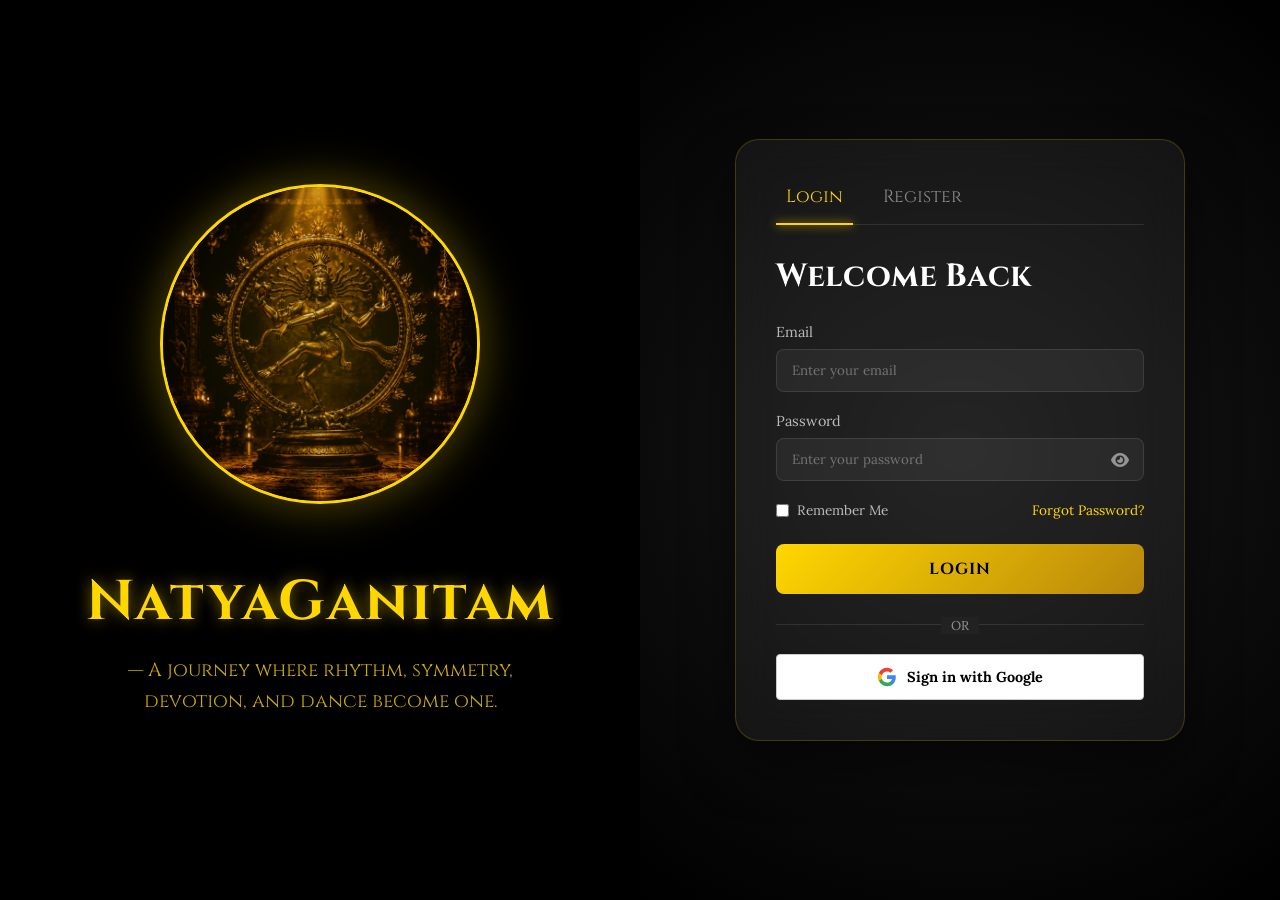
<file: index.html>
<!DOCTYPE html>
<html lang="en">
<head>
    <meta charset="UTF-8">
    <script>
        if (!sessionStorage.getItem('natyaAuth')) {
            window.location.replace('login.html');
        }
        window.addEventListener('error', function(e) {
            var banner = document.getElementById('debug-error-banner');
            if (!banner) {
                banner = document.createElement('div');
                banner.id = 'debug-error-banner';
                banner.style = 'position:fixed; bottom:20px; left:20px; background:rgba(180,0,0,0.95); color:white; padding:18px; border:2px solid #ff4d4d; border-radius:10px; z-index:99999; font-family:monospace; font-size:12px; max-width:80vw; box-shadow:0 0 20px rgba(0,0,0,0.5);';
                document.body.appendChild(banner);
            }
            banner.innerHTML += '<div>❌ <strong>Error:</strong> ' + e.message + ' at ' + e.filename + ':' + e.lineno + '</div>';
        });
    </script>
    <meta name="viewport" content="width=device-width, initial-scale=1.0">
    <title>Kuchipudi: The Art of Mathematical Expressions</title>
    <link rel="stylesheet" href="style.css?v=30">
    <link href="https://fonts.googleapis.com/css2?family=Cinzel:wght@400;600;700&family=Lora:ital,wght@0,400;0,600;1,400&display=swap" rel="stylesheet">
</head>
<body>
    <div class="floating-controls">
        <button id="homeBtn" class="floating-btn" style="display:none;">🏠 Home</button>
        <div id="breadcrumbNav" class="breadcrumb-nav" style="display:none;"></div>
    </div>
    <div class="floating-controls-right">
        <button id="logoutBtn" class="floating-btn" onclick="logout()">🚪 Logout</button>
    </div>

    <!-- Home Page Layout (Title Top, 2 Columns Below) -->
    <div id="homePage" class="home-container">

        <!-- Center Top Title -->
        <div class="home-top-header">
            <h1>KUCHIPUDI: The Art of Mathematical Expressions</h1>
            <p>(Where Art, Geometry, Rhythm, and Expression Unite)</p>
        </div>

        <div class="home-body">
            <!-- Left Column: Infographic Image (replaces the video) -->
            <div class="home-left">
                <img id="bgVideo" class="dancer-video" src="images/natyaganitha_hero.jpg" alt="NatyaGanitha Infographic">
            </div>

            <!-- Right Column: Navigation -->
            <div class="home-right">
                <nav id="sidebarHome">
                    <h2>CONTEXT</h2>
                    <ul id="navListHome" class="vertical-nav">
                        <li data-target="intro">1. Introduction to Kuchipudi</li>
                        <li data-target="asamyutha">2. Asamyutha Hastas</li>
                        <li data-target="samyutha">3. Samyutha Hastas</li>
                        <li data-target="math-asamyutha">4. Mathematical Harmony in Asamyutha Hastas</li>
                        <li data-target="math-samyutha">5. Mathematical Harmony in Samyutha Hastas</li>
                        <li data-target="non-math">6. Non-Mathematical Dimensions of Mudras</li>
                        <li data-target="equations">7. The Dancing Equations</li>
                        <li data-target="fusion">8. The Fusion of Subjects and Traditions</li>
                        <li data-target="conclusion">9. Conclusion</li>
                    </ul>
                </nav>
            </div>
        </div>
    </div>

    <!-- Content Pages Layout (Full Width) -->
    <div id="contentPage" class="content-container" style="display: none;">
        <main id="contentArea">
            <!-- Content injected via JS -->
        </main>
    </div>

    <!-- Math Explanation Modal -->
    <div id="mathModal" class="modal-overlay" style="display: none;">
        <div class="modal-content">
            <button id="closeModal" class="close-btn">&times;</button>
            <div class="modal-body">
                <div class="modal-visual-container">
                    <div id="animationLabel" class="animation-label"></div>
                    <img id="modalMudraImg" src="" alt="Mudra">
                    <div id="animationOverlay" class="animation-overlay"></div>
                </div>
                <div class="modal-info-panel">
                    <h2 id="modalMudraName">Mudra Name</h2>
                    <p id="modalMudraPlacement" class="mudra-placement-text"></p>
                    <div class="math-detail-section">
                        <h3>Mathematical Analysis</h3>
                        <div id="modalMathContent"></div>
                    </div>
                </div>
            </div>
        </div>
    </div>


    <!-- Subject Fusion Animation Modal -->
    <div id="fusionModal" class="modal-overlay" style="display: none;">
        <div class="modal-content fusion-modal-content">
            <button id="closeFusionModal" class="close-btn">&times;</button>
            <div class="modal-body">
                <div class="fusion-visual-container">
                    <img id="fusionBgImage" alt="Subject Diagram" />
                    <canvas id="fusionCanvas"></canvas>
                    <div id="fusionSvgOverlay" class="fusion-svg-overlay-container"></div>
                </div>
                <div class="modal-info-panel fusion-info-panel">
                    <div class="subject-header-wrap">
                        <div id="fusionSubjectIcon" class="subject-icon-circle"></div>
                        <h2 id="fusionSubjectName">Subject Name</h2>
                    </div>
                    <div id="fusionSubjectDesc" class="subject-desc-section">
                        <!-- Content here -->
                    </div>
                </div>
            </div>
        </div>
    </div>


    <script src="js/data.js"></script>
    <script src="js/main.js?v=30"></script>
    <script src="js/fusionAnim.js?v=30"></script>
</body>
</html>
</file>
<file: style.css>
:root {
    --maroon: #800000;
    --gold: #FFD700;
    --cream: #FFFDD0;
    --black: #111111;
    --dark-maroon: #4a0000;
    --glass-bg: rgba(17, 17, 17, 0.75);
    --glass-border: rgba(255, 215, 0, 0.4);
}

* {
    margin: 0;
    padding: 0;
    box-sizing: border-box;
}

body {
    font-family: 'Lora', serif;
    background-color: var(--black);
    color: var(--cream);
    overflow-x: hidden;
    background-image: url('data:image/svg+xml;utf8,<svg width="20" height="20" xmlns="http://www.w3.org/2000/svg"><circle cx="2" cy="2" r="1" fill="%23800000" fill-opacity="0.2"/></svg>');
}

h1, h2, h3, h4, .cinzel {
    font-family: 'Cinzel', serif;
}

/* ── Floating Controls ───────────────────────────────────────── */
.floating-controls {
    position: fixed;
    top: 20px;
    left: 20px;
    z-index: 2000;
    display: flex;
    gap: 15px;
    align-items: center;
}

.floating-controls-right {
    position: fixed;
    top: 20px;
    right: 20px;
    z-index: 2000;
    display: flex;
    gap: 15px;
}

.breadcrumb-nav {
    color: var(--cream);
    font-size: 1.1rem;
    font-family: 'Cinzel', serif;
    background: var(--glass-bg);
    padding: 10px 20px;
    border: 1px solid var(--glass-border);
    border-radius: 30px;
    backdrop-filter: blur(5px);
    display: flex;
    align-items: center;
    gap: 10px;
}

.breadcrumb-nav span {
    color: var(--gold);
}

.page-nav-controls {
    display: flex;
    justify-content: space-between;
    margin-top: 40px;
    padding-top: 20px;
    border-top: 1px solid var(--maroon);
}

.nav-btn {
    background: var(--glass-bg);
    color: var(--gold);
    border: 1px solid var(--gold);
    padding: 10px 20px;
    font-size: 1.1rem;
    cursor: pointer;
    font-family: 'Cinzel', serif;
    transition: all 0.3s ease;
    border-radius: 5px;
}

.nav-btn:hover:not(:disabled) {
    background: var(--gold);
    color: var(--black);
    box-shadow: 0 0 15px var(--gold);
}

.nav-btn:disabled {
    opacity: 0.5;
    cursor: not-allowed;
    border-color: gray;
    color: gray;
}

.floating-btn {
    background: var(--glass-bg);
    color: var(--gold);
    border: 1px solid var(--gold);
    padding: 10px 20px;
    font-size: 1rem;
    cursor: pointer;
    font-family: 'Cinzel', serif;
    transition: all 0.3s ease;
    border-radius: 30px;
    backdrop-filter: blur(5px);
}

.floating-btn:hover {
    background: var(--gold);
    color: var(--black);
    box-shadow: 0 0 15px var(--gold);
}

/* ── Intro Overlay ───────────────────────────────────────────── */
.overlay {
    position: fixed;
    top: 0;
    left: 0;
    width: 100vw;
    height: 100vh;
    background: var(--black);
    z-index: 3000;
    display: flex;
    justify-content: center;
    align-items: center;
    transition: opacity 1s ease-in-out;
}

.intro-content {
    text-align: center;
}

.intro-content h1 {
    color: var(--gold);
    font-size: 3rem;
    margin-bottom: 1rem;
}

.intro-content p {
    font-size: 1.5rem;
    margin-bottom: 2rem;
    font-style: italic;
}

.btn {
    background: transparent;
    color: var(--gold);
    border: 2px solid var(--gold);
    padding: 15px 30px;
    font-size: 1.2rem;
    cursor: pointer;
    font-family: 'Cinzel', serif;
    transition: all 0.3s ease;
    border-radius: 5px;
}

.btn:hover {
    background: var(--gold);
    color: var(--black);
    box-shadow: 0 0 15px var(--gold);
}

/* ── Home Container — 2 Columns + Top Header ─────────────────── */
.home-container {
    width: 100vw;
    height: 100vh;
    display: flex;
    flex-direction: column;
    overflow: hidden;
}

.home-top-header {
    width: 100%;
    height: 15vh;
    display: flex;
    flex-direction: column;
    justify-content: center;
    align-items: center;
    text-align: center;
    background: radial-gradient(circle, var(--dark-maroon) 0%, var(--black) 100%);
    border-bottom: 2px solid var(--gold);
    z-index: 10;
    /* Ensure header text is always readable */
    padding: 0 16px;
}

.home-top-header h1 {
    color: var(--gold);
    font-size: clamp(1.1rem, 2.5vw, 2.5rem); /* fluid: never wraps awkwardly */
    text-shadow: 2px 2px 5px rgba(0,0,0,0.8);
    margin-bottom: 5px;
}

.home-top-header p {
    font-size: clamp(0.75rem, 1.4vw, 1.2rem);
    color: var(--cream);
    font-style: italic;
}

.home-body {
    display: flex;
    width: 100%;
    height: 85vh;
}

/* ── Left Column: Video ──────────────────────────────────────── */
.home-left {
    width: 50%;
    height: 100%;
    position: relative;
    border-right: 2px solid var(--maroon);
    /* Clip the video to the column bounds */
    overflow: hidden;
    background-color: var(--black); /* shows while video loads */
}

/*
 * .dancer-video
 * ─────────────
 * Replaces the old .dancer-bg img.
 *
 * object-fit: cover  →  fills the entire column without letter-boxing,
 *                        matching the feel of the original image.
 * width/height 100%  →  always fills the container regardless of
 *                        viewport size or device orientation.
 * position absolute  →  layers behind .particles and .stage-lighting.
 * animation          →  preserves the original slow-zoom effect.
 */
.dancer-video {
    position: absolute;
    top: 0;
    left: 0;
    width: 100%;
    height: 100%;
    object-fit: contain;     /* fit perfectly without cropping */
    object-position: center; /* keep the dancer centred */
    /* Enable pointer events so users can interact/zoom the infographic */
    pointer-events: auto;
    transition: opacity 0.5s ease;
}

@keyframes slowZoom {
    0%   { transform: scale(1);   }
    100% { transform: scale(1.08); } /* slightly reduced from 1.1 so cover stays covered */
}

/* Overlay layers sit on top of the video */
.particles {
    position: absolute;
    top: 0;
    left: 0;
    width: 100%;
    height: 100%;
    background: radial-gradient(circle, rgba(255,215,0,0.15) 0%, rgba(0,0,0,0) 70%);
    pointer-events: none;
    animation: pulseLight 4s infinite alternate;
    z-index: 1;
}

@keyframes pulseLight {
    0%   { opacity: 0.3; }
    100% { opacity: 0.8; }
}

.stage-lighting {
    position: absolute;
    bottom: 0;
    width: 100%;
    height: 40%;
    background: linear-gradient(to top, var(--black), transparent);
    pointer-events: none;
    z-index: 2;
}

/* ── Right Column: Navigation ────────────────────────────────── */
.home-right {
    width: 50%;
    height: 100%;
    display: flex;
    justify-content: center;
    align-items: center;
    background: var(--black);
}

#sidebarHome {
    width: 80%;
    max-width: 500px;
    background: var(--glass-bg);
    border: 1px solid var(--glass-border);
    backdrop-filter: blur(10px);
    border-radius: 15px;
    padding: 30px;
    max-height: 75vh;
    overflow-y: auto;
    box-shadow: 0 10px 30px rgba(0,0,0,0.5);
}

#sidebarHome::-webkit-scrollbar { width: 6px; }
#sidebarHome::-webkit-scrollbar-thumb { background: var(--gold); border-radius: 3px; }

#sidebarHome h2 {
    color: var(--gold);
    text-align: center;
    font-size: 1.8rem;
    margin-bottom: 20px;
    border-bottom: 1px solid var(--maroon);
    padding-bottom: 10px;
}

.vertical-nav {
    list-style: none;
    display: flex;
    flex-direction: column;
    gap: 12px;
}

.vertical-nav li {
    padding: 15px;
    background: rgba(128, 0, 0, 0.4);
    border: 1px solid var(--maroon);
    border-left: 5px solid var(--gold);
    border-radius: 5px;
    cursor: pointer;
    font-size: 1rem;
    transition: all 0.3s ease;
}

.vertical-nav li:hover {
    background: var(--gold);
    color: var(--black);
    transform: translateX(10px);
}

/* ── Content Pages Layout ────────────────────────────────────── */
.content-container {
    width: 100vw;
    height: 100vh;
    overflow-y: auto;
    padding: 80px 10%;
}

.content-container::-webkit-scrollbar { width: 10px; }
.content-container::-webkit-scrollbar-thumb { background: var(--gold); border-radius: 5px; }

#contentArea {
    width: 100%;
    max-width: 1200px;
    margin: 0 auto;
}

.section-title {
    color: var(--gold);
    text-align: center;
    margin-bottom: 40px;
    font-size: 3rem;
    border-bottom: 2px solid var(--maroon);
    padding-bottom: 15px;
}

.content-block {
    background: var(--glass-bg);
    border: 1px solid var(--glass-border);
    padding: 30px;
    border-radius: 15px;
    margin-bottom: 40px;
    line-height: 1.8;
    font-size: 1.1rem;
}

/* ── Mudra Grid ──────────────────────────────────────────────── */
.mudra-grid {
    display: grid;
    grid-template-columns: repeat(auto-fill, minmax(280px, 1fr));
    gap: 40px;
    padding-bottom: 50px;
}

.mudra-card {
    background: var(--dark-maroon);
    border: 1px solid var(--gold);
    border-radius: 10px;
    overflow: hidden;
    transition: transform 0.3s ease, box-shadow 0.3s ease;
    display: flex;
    flex-direction: column;
    cursor: pointer;
}

.mudra-card:hover {
    transform: translateY(-5px);
    box-shadow: 0 10px 25px rgba(255, 215, 0, 0.4);
}

.mudra-image-container {
    width: 100%;
    height: 260px;
    overflow: hidden;
    border-bottom: 1px solid var(--gold);
    background-color: #ffffff;
    display: flex;
    align-items: center;
    justify-content: center;
    padding: 6px;
}

.mudra-image-container img {
    max-width: 100%;
    max-height: 100%;
    width: auto;
    height: auto;
    object-fit: contain;
    transition: transform 0.4s ease, filter 0.4s ease;
    border-radius: 3px;
}

.mudra-card:hover .mudra-image-container img {
    transform: scale(1.08);
    filter: brightness(1.05);
}

.mudra-info {
    padding: 20px;
    text-align: center;
    flex-grow: 1;
    display: flex;
    flex-direction: column;
    justify-content: space-between;
}

.mudra-info h3 {
    color: var(--gold);
    margin-bottom: 10px;
    font-size: 1.5rem;
}

.pronounce-btn {
    background: transparent;
    color: var(--gold);
    border: 1px solid var(--gold);
    padding: 8px 15px;
    cursor: pointer;
    border-radius: 5px;
    margin-top: 15px;
    transition: all 0.2s ease;
    align-self: center;
}

.pronounce-btn:hover {
    background: var(--gold);
    color: var(--black);
}

.math-info-box {
    margin-top: 15px;
    padding-top: 15px;
    border-top: 1px dashed rgba(255, 215, 0, 0.3);
}

.math-info-box p {
    color: var(--cream);
    font-size: 0.9rem;
    font-style: italic;
    margin-bottom: 5px;
}

.math-concepts {
    color: var(--gold);
    font-weight: bold;
    font-size: 0.95rem;
}

/* ── Equations Section ───────────────────────────────────────── */
.equations-section {
    display: flex;
    flex-direction: column;
    gap: 20px;
}

.equation-card {
    display: flex;
    background: rgba(255, 215, 0, 0.05);
    border-left: 4px solid var(--gold);
    padding: 20px;
    align-items: center;
    gap: 20px;
    cursor: pointer;
}

.equation-visual {
    width: 80px;
    height: 80px;
    background: var(--dark-maroon);
    border-radius: 10px;
    display: flex;
    justify-content: center;
    align-items: center;
    font-family: 'Cinzel', serif;
    font-size: 1.5rem;
    color: var(--gold);
    flex-shrink: 0;
}

/* ── Subject Fusion ──────────────────────────────────────────── */
.subject-fusion {
    display: grid;
    grid-template-columns: repeat(auto-fit, minmax(300px, 1fr));
    gap: 30px;
}

.subject-card {
    background: var(--glass-bg);
    border: 1px solid var(--glass-border);
    padding: 25px;
    border-radius: 10px;
    border-top: 4px solid var(--maroon);
}

.subject-card h3 {
    color: var(--gold);
    margin-bottom: 15px;
}

/* ── Conclusion ──────────────────────────────────────────────── */
.conclusion-box {
    text-align: center;
    padding: 60px;
    background: radial-gradient(circle, var(--dark-maroon) 0%, var(--black) 100%);
    border: 2px solid var(--gold);
    border-radius: 20px;
}

.quote {
    font-size: 2rem;
    font-style: italic;
    color: var(--gold);
    margin: 25px 0;
    font-family: 'Cinzel', serif;
}

/* ── Modal Overlay ───────────────────────────────────────────── */
.modal-overlay {
    position: fixed;
    top: 0;
    left: 0;
    width: 100vw;
    height: 100vh;
    background: rgba(0, 0, 0, 0.9);
    z-index: 4000;
    display: flex;
    justify-content: center;
    align-items: center;
    backdrop-filter: blur(8px);
}

.modal-content {
    background: var(--black);
    width: 90%;
    max-width: 1000px;
    height: 80vh;
    border: 2px solid var(--gold);
    border-radius: 20px;
    position: relative;
    overflow: hidden;
    box-shadow: 0 0 50px rgba(255, 215, 0, 0.2);
    display: flex;
}

.close-btn {
    position: absolute;
    top: 20px;
    right: 20px;
    background: transparent;
    border: none;
    color: var(--gold);
    font-size: 3rem;
    cursor: pointer;
    z-index: 4010;
    line-height: 1;
}

.modal-body {
    display: flex;
    width: 100%;
    height: 100%;
}

.modal-visual-container {
    width: 50%;
    height: 100%;
    background: #fff;
    position: relative;
    display: flex;
    justify-content: center;
    align-items: center;
    padding: 20px;
}

.modal-visual-container img {
    max-width: 100%;
    max-height: 100%;
    object-fit: contain;
}

.animation-overlay {
    position: absolute;
    top: 0;
    left: 0;
    width: 100%;
    height: 100%;
    pointer-events: none;
}

.modal-info-panel {
    width: 50%;
    padding: 50px;
    overflow-y: auto;
    border-left: 2px solid var(--maroon);
    background: linear-gradient(135deg, var(--black) 0%, var(--dark-maroon) 100%);
}

.modal-info-panel h2 {
    color: var(--gold);
    font-size: 2.5rem;
    margin-bottom: 10px;
}

.mudra-placement-text {
    font-style: italic;
    color: var(--cream);
    margin-bottom: 30px;
    font-size: 1.1rem;
    opacity: 0.8;
}

.math-detail-section h3 {
    color: var(--gold);
    border-bottom: 1px solid var(--maroon);
    padding-bottom: 10px;
    margin-bottom: 20px;
}

.math-concept-item {
    margin-bottom: 20px;
    background: rgba(0, 0, 0, 0.3);
    padding: 15px;
    border-radius: 10px;
    border-left: 4px solid var(--gold);
}

/* ── Animations — SVG Styles ─────────────────────────────────── */
.math-svg-overlay {
    width: 100%;
    height: 100%;
}

.animated-line {
    stroke: rgba(255, 0, 0, 0.6);
    stroke-width: 3;
    stroke-dasharray: 1000;
    stroke-dashoffset: 1000;
    animation: drawLine 2s forwards ease-out;
}

@keyframes drawLine {
    to { stroke-dashoffset: 0; }
}

.animated-circle {
    fill: none;
    stroke: rgba(0, 0, 255, 0.5);
    stroke-width: 3;
    stroke-dasharray: 1000;
    stroke-dashoffset: 1000;
    animation: drawLine 2s forwards ease-out;
}

.animated-point {
    fill: var(--gold);
    animation: pulsePoint 1s infinite alternate;
}

@keyframes pulsePoint {
    from { r: 5; opacity: 0.5; }
    to   { r: 10; opacity: 1; }
}

@keyframes sequenceFadeFull {
    0%,  2% { opacity: 0; }
    8%, 92% { opacity: 1; }
    98%,100% { opacity: 0; }
}

.combined-label {
    background: rgba(0, 0, 0, 0.95);
    border: 2px solid var(--gold);
    line-height: 1.4;
    text-align: center;
}

@keyframes sequenceFade {
    0%,  5% { opacity: 0; }
    15%, 85% { opacity: 1; }
    95%,100% { opacity: 0; }
}

.animation-label {
    position: absolute;
    top: 20px;
    left: 50%;
    transform: translateX(-50%);
    background: rgba(128, 0, 0, 0.9);
    color: var(--gold);
    padding: 10px 20px;
    border: 1px solid var(--gold);
    border-radius: 5px;
    font-family: 'Cinzel', serif;
    font-size: 1.2rem;
    z-index: 100;
    pointer-events: none;
    box-shadow: 0 5px 15px rgba(0,0,0,0.5);
    white-space: nowrap;
    opacity: 0;
}

@keyframes labelFade {
    0%,  5% { opacity: 0; transform: translate(-50%, -10px); }
    15%, 85% { opacity: 1; transform: translate(-50%, 0); }
    95%,100% { opacity: 0; transform: translate(-50%, -10px); }
}

/* ── Sparkles ────────────────────────────────────────────────── */
.sparkle {
    position: absolute;
    width: 3px;
    height: 3px;
    background: #fff;
    border-radius: 50%;
    z-index: 100;
    box-shadow: 0 0 8px #fff, 0 0 15px var(--gold);
    animation: sparklePulse 1.5s infinite alternate;
    pointer-events: none;
}

/* ── Subject Fusion Modal & Animation Styles ─────────────────── */
.fusion-modal-content {
    background: var(--black);
    box-shadow: 0 0 60px rgba(255, 215, 0, 0.35);
    border: 2px solid var(--gold);
    animation: zoomInModal 0.5s cubic-bezier(0.16, 1, 0.3, 1) forwards;
    width: 96%;
    max-width: 1400px;
    height: 90vh;
    display: flex;
    overflow: hidden;
}

@keyframes zoomInModal {
    from { transform: scale(0.92); opacity: 0; }
    to { transform: scale(1); opacity: 1; }
}

.fusion-modal-content .modal-body {
    width: 100%;
    height: 100%;
    display: flex;
    flex-direction: row;
}

.fusion-visual-container {
    width: 70%;
    height: 100%;
    position: relative;
    background: #000; /* dark cinematic canvas */
    display: flex;
    align-items: center;
    justify-content: center;
    overflow: hidden;
}

#fusionBgImage {
    max-width: 96%;
    max-height: 96%;
    object-fit: contain;
    z-index: 0;
    display: none;
    border-radius: 10px;
    box-shadow: 0 8px 32px rgba(0, 0, 0, 0.8);
    border: 1px solid rgba(255, 215, 0, 0.2);
    cursor: default;
}

.fusion-visual-container canvas {
    position: absolute;
    top: 0;
    left: 0;
    width: 100%;
    height: 100%;
    z-index: 1;
}

.fusion-svg-overlay-container {
    position: absolute;
    top: 0;
    left: 0;
    width: 100%;
    height: 100%;
    z-index: 2;
    pointer-events: none;
}

.fusion-info-panel {
    width: 30%;
    background: linear-gradient(135deg, var(--black) 0%, var(--dark-maroon) 100%);
    border-left: 2px solid var(--maroon);
    padding: 30px;
    display: flex;
    flex-direction: column;
    overflow-y: auto;
    box-sizing: border-box;
    z-index: 3;
}

.subject-header-wrap {
    display: flex;
    align-items: center;
    gap: 15px;
    margin-bottom: 20px;
}

#fusionSubjectName {
    margin: 0;
    font-family: 'Cinzel', serif;
    color: var(--gold);
    font-size: 1.4rem;
}

#fusionSubjectDesc {
    font-size: 1rem;
    line-height: 1.7;
    color: var(--cream);
}

/* SVG Timeline, Calligraphy and Vector animations */
.fusion-svg-overlay-container svg {
    width: 100%;
    height: 100%;
}

/* Base fade-in and float animations */
.fade-in-element {
    opacity: 0;
    animation: cinFadeIn 1.5s ease-out forwards;
}

.fade-in-delayed {
    opacity: 0;
    animation: cinFadeIn 1.5s ease-out forwards 1.2s;
}

@keyframes cinFadeIn {
    to { opacity: 1; }
}

/* Timeline animations */
.glowing-path {
    stroke: var(--gold);
    stroke-width: 3;
    fill: none;
    stroke-dasharray: 1200;
    stroke-dashoffset: 1200;
    animation: drawPath 4.5s cubic-bezier(0.4, 0, 0.2, 1) forwards;
    filter: drop-shadow(0 0 10px var(--gold));
}

.timeline-line {
    stroke: var(--gold);
    stroke-width: 2.5;
    stroke-dasharray: 1000;
    stroke-dashoffset: 1000;
    animation: drawPath 3.5s ease-out forwards;
}

.timeline-node {
    fill: var(--black);
    stroke: var(--gold);
    stroke-width: 3.5;
    opacity: 0;
    transform: scale(0);
    transform-origin: center;
    animation: popNode 0.6s cubic-bezier(0.175, 0.885, 0.32, 1.275) forwards;
}

.timeline-text {
    font-family: 'Cinzel', serif;
    fill: var(--cream);
    font-size: 11px;
    opacity: 0;
    animation: cinFadeIn 0.8s ease-out forwards;
}

@keyframes drawPath {
    to { stroke-dashoffset: 0; }
}

@keyframes popNode {
    to { opacity: 1; transform: scale(1); }
}

/* Sanskrit lettering elements */
.glowing-sanskrit-char {
    position: absolute;
    font-family: 'Cinzel', serif;
    color: var(--gold);
    font-weight: bold;
    text-shadow: 0 0 20px var(--gold), 0 0 40px var(--gold);
    pointer-events: none;
    opacity: 0;
    animation: floatUpChar 6s infinite ease-in-out;
}

@keyframes floatUpChar {
    0% { transform: translateY(80px) scale(0.7); opacity: 0; }
    15% { opacity: 0.95; }
    85% { opacity: 0.95; }
    100% { transform: translateY(-160px) scale(1.15); opacity: 0; }
}

/* Physics force vectors */
.physics-vector {
    stroke-width: 4.5;
    marker-end: url(#arrow);
    filter: drop-shadow(0 0 8px var(--gold));
    stroke-dasharray: 200;
    stroke-dashoffset: 200;
    animation: drawPath 2s ease-out forwards 1.2s;
}

/* SVG markers for arrows */
.vector-arrow {
    fill: var(--gold);
}

/* Music waves */
.music-wave {
    stroke: var(--gold);
    stroke-width: 3;
    fill: none;
    opacity: 0.7;
    filter: drop-shadow(0 0 5px var(--gold));
}

/* Volumetric lighting & sunrise backdrop style */
.sunrise-bg {
    position: absolute;
    width: 100%;
    height: 100%;
    background: radial-gradient(circle at 50% 30%, rgba(255, 140, 0, 0.25) 0%, rgba(128, 0, 0, 0.1) 40%, rgba(0, 0, 0, 0) 70%);
    opacity: 0;
    animation: cinFadeIn 4s ease-out forwards;
    z-index: 0;
}

/* ── Subject Fusion Grid Styles ──────────────────────────────── */
.subject-fusion {
    display: grid;
    grid-template-columns: repeat(auto-fit, minmax(300px, 1fr));
    gap: 30px;
}

.subject-card {
    background: var(--glass-bg);
    border: 1px solid var(--glass-border);
    padding: 25px;
    border-radius: 10px;
    border-top: 4px solid var(--maroon);
    transition: all 0.4s cubic-bezier(0.165, 0.84, 0.44, 1);
    cursor: pointer;
    overflow: hidden;
    position: relative;
}

.subject-card:hover {
    transform: translateY(-8px);
    border-color: var(--gold);
    box-shadow: 0 10px 30px rgba(255, 215, 0, 0.25);
    background: rgba(128, 0, 0, 0.15);
}

@media (max-width: 992px) {
    .fusion-modal-content {
        width: 95%;
        height: auto;
        max-height: 92vh;
        overflow-y: auto;
    }
    
    .fusion-modal-content .modal-body {
        flex-direction: column;
        height: auto;
    }

    .fusion-visual-container {
        width: 100%;
        height: auto;
        aspect-ratio: 1.45;
        min-height: 280px;
        flex-shrink: 0;
    }

    .fusion-info-panel {
        width: 100%;
        height: auto;
        overflow-y: visible;
        border-left: none;
        border-top: 2px solid var(--maroon);
        padding: 25px;
    }
}

/* Cinematic Keyframes */
@keyframes fadeOutSlightly {
    to { opacity: 0.15; }
}

@keyframes fadeOutQuickly {
    to { opacity: 0; }
}

@keyframes openBook {
    to { transform: scaleX(1); opacity: 1; }
}

@keyframes pageFlipLeft {
    0% { transform: rotateY(90deg); opacity: 0; }
    20% { opacity: 1; }
    100% { transform: rotateY(0deg); opacity: 1; }
}

@keyframes pageFlipRight {
    0% { transform: rotateY(-90deg); opacity: 0; }
    20% { opacity: 1; }
    100% { transform: rotateY(0deg); opacity: 1; }
}

@keyframes zoomFace {
    0% { transform: scale(1); filter: brightness(0.85); }
    100% { transform: scale(1.1); filter: brightness(1.05) drop-shadow(0 0 15px var(--gold)); }
}

/* ── Thank-You Overlay ───────────────────────────────────────── */
.thank-you-overlay {
    position: fixed;
    top: 0;
    left: 0;
    width: 100vw;
    height: 100vh;
    background: radial-gradient(circle, var(--dark-maroon) 0%, var(--black) 100%);
    z-index: 5000;
    display: none;
    justify-content: center;
    align-items: center;
    text-align: center;
}

.thank-you-content {
    animation: lotusBloom 2s ease-out;
}

.lotus-icon {
    font-size: 4rem;
    margin-top: 20px;
    animation: rotateLotus 10s infinite linear;
}

@keyframes lotusBloom {
    0%   { transform: scale(0.5); opacity: 0; filter: blur(10px); }
    100% { transform: scale(1);   opacity: 1; filter: blur(0); }
}

@keyframes rotateLotus {
    from { transform: rotate(0deg); }
    to   { transform: rotate(360deg); }
}

.subject-icon-circle {
    width: 50px;
    height: 50px;
    background: var(--dark-maroon);
    border: 1px solid var(--gold);
    border-radius: 50%;
    display: flex;
    justify-content: center;
    align-items: center;
    font-size: 1.5rem;
    box-shadow: 0 0 15px rgba(255, 215, 0, 0.2);
}

.thank-you-text {
    font-size: 6rem;
    color: var(--gold);
    font-family: 'Cinzel', serif;
    letter-spacing: 15px;
    transition: all 0.5s ease;
    cursor: default;
    text-shadow: 0 0 20px rgba(255, 215, 0, 0.3);
}

.thank-you-text:hover {
    letter-spacing: 25px;
    color: #fff;
    text-shadow: 0 0 50px var(--gold), 0 0 100px var(--gold);
    transform: scale(1.1);
    filter: drop-shadow(0 0 20px #fff);
}


/* ════════════════════════════════════════════════════════════════
   RESPONSIVE BREAKPOINTS
   ════════════════════════════════════════════════════════════════ */

/* ── Tablet landscape / small desktop (≤ 1024px) ──────────────── */
@media (max-width: 1024px) {
    .home-top-header h1 { font-size: clamp(1rem, 2vw, 2rem); }
    #sidebarHome { width: 90%; padding: 20px; }
    .vertical-nav li { font-size: 0.9rem; padding: 12px; }
}

/* ── Tablet portrait (≤ 768px) — stack columns vertically ──────── */
@media (max-width: 768px) {
    .home-body {
        flex-direction: column;   /* video on top, nav below */
    }

    .home-left {
        width: 100%;
        height: 45%;             /* Fix: use % so it fits within .home-body */
        border-right: none;
        border-bottom: 2px solid var(--maroon);
    }

    .home-right {
        width: 100%;
        height: 55%;             /* Fix: use % */
        overflow-y: auto;
    }

    #sidebarHome {
        width: 95%;
        max-height: none;         /* let it scroll inside .home-right */
        margin: 10px auto;
    }

    .section-title { font-size: 2rem; }

    /* Math modal responsive layout */
    .modal-content {
        width: 95%;
        height: auto;
        max-height: 92vh;
        overflow-y: auto;
        flex-direction: column;
    }
    
    .modal-body {
        flex-direction: column;
        height: auto;
    }

    .modal-visual-container {
        width: 100%;
        height: 350px;
        flex-shrink: 0;
    }

    .modal-info-panel {
        width: 100%;
        height: auto;
        overflow-y: visible;
        border-left: none;
        border-top: 2px solid var(--maroon);
        padding: 25px;
    }
}

/* ── Mobile (≤ 480px) ───────────────────────────────────────── */
@media (max-width: 480px) {
    .home-top-header {
        height: auto;
        padding: 60px 10px 12px; /* Extra top padding to avoid floating button overlap */
    }

    .home-top-header h1 { font-size: 1rem; }
    .home-top-header p  { font-size: 0.7rem; }

    .home-left  { height: 40%; }
    .home-right { height: 60%; }

    .vertical-nav li { font-size: 0.82rem; padding: 10px; }

    .section-title { font-size: 1.5rem; }

    .content-container { padding: 60px 5%; }
    
    .equation-card {
        flex-direction: column;
        text-align: center;
    }

    .conclusion-box { padding: 30px 15px; }
    .quote { font-size: 1.3rem; }

    .mudra-grid {
        grid-template-columns: 1fr; /* single column on phones */
    }

    .thank-you-text { font-size: 3rem; letter-spacing: 8px; }
}

/* ── Very small phones (≤ 360px) ────────────────────────────── */
@media (max-width: 360px) {
    .home-top-header h1 { font-size: 0.85rem; }
    .home-left { height: 35vh; }
}

/* ── Landscape mobile (height < 500px) ──────────────────────── */
@media (max-height: 500px) and (orientation: landscape) {
    .home-container { height: auto; min-height: 100vh; }

    .home-top-header { height: auto; padding: 8px; }

    .home-body {
        flex-direction: row;      /* restore side-by-side in landscape */
        height: auto;
        min-height: calc(100vh - 60px);
    }

    .home-left  { width: 50%; height: calc(100vh - 60px); }
    .home-right { width: 50%; height: calc(100vh - 60px); overflow-y: auto; }
}
</file>
<file: login.css>
:root {
    --gold: #FFD700;
    --dark-gold: #b8860b;
    --black: #000000;
    --glass-bg: rgba(255, 255, 255, 0.05);
    --glass-border: rgba(255, 215, 0, 0.2);
    --gold-gradient: linear-gradient(135deg, #FFD700 0%, #b8860b 100%);
    --cinzel: 'Cinzel', serif;
    --lora: 'Lora', serif;
}

* {
    margin: 0;
    padding: 0;
    box-sizing: border-box;
}

body {
    background-color: var(--black);
    color: #fff;
    font-family: var(--lora);
    min-height: 100vh;
    min-height: 100dvh;
    overflow-x: hidden;
}

.split-container {
    display: flex;
    width: 100%;
    min-height: 100vh;
    min-height: 100dvh;
}

/* Left Side Styles */
.left-side {
    width: 50%;
    min-height: 100vh;
    min-height: 100dvh;
    position: relative;
    background-color: var(--black);
    display: flex;
    flex-direction: column;
    justify-content: center;
    align-items: center;
    overflow: hidden;
    padding: 20px;
}

.particles-container {
    position: absolute;
    top: 0;
    left: 0;
    width: 100%;
    height: 100%;
    pointer-events: none;
    z-index: 1;
}

.smoke-overlay {
    position: absolute;
    top: 0;
    left: 0;
    width: 100%;
    height: 100%;
    background: radial-gradient(circle, transparent 30%, var(--black) 100%);
    z-index: 2;
    opacity: 0.7;
}

.statue-wrapper {
    position: relative;
    z-index: 3;
    margin-bottom: 40px;
}

.statue-circle {
    width: 320px;
    height: 320px;
    border-radius: 50%;
    overflow: hidden;
    border: 3px solid var(--gold);
    box-shadow: 0 0 50px rgba(255, 215, 0, 0.3);
    background-color: #000;
    display: flex;
    justify-content: center;
    align-items: center;
}

.statue-circle img {
    width: 100%;
    height: 100%;
    object-fit: cover;
    object-position: center;
    filter: brightness(0.85) contrast(1.1);
    transition: transform 0.5s ease;
}

.statue-circle:hover img {
    transform: scale(1.05);
}

.statue-glow {
    position: absolute;
    top: -10%;
    left: -10%;
    width: 120%;
    height: 120%;
    background: radial-gradient(circle, rgba(255, 215, 0, 0.15) 0%, transparent 70%);
    animation: glowPulse 5s infinite alternate;
    pointer-events: none;
}

@keyframes glowPulse {
    from { opacity: 0.4; transform: scale(0.95); }
    to { opacity: 0.8; transform: scale(1.05); }
}

.cinematic-text {
    text-align: center;
    z-index: 3;
    max-width: 80%;
    margin-top: 20px;
    position: relative;
}

.gold-title {
    font-family: var(--cinzel);
    font-size: 3.5rem;
    color: var(--gold);
    text-shadow: 0 0 15px rgba(255, 215, 0, 0.5);
    margin-bottom: 15px;
    letter-spacing: 2px;
}

.gold-subtitle {
    font-family: var(--cinzel);
    font-size: 1.2rem;
    color: rgba(255, 215, 0, 0.8);
    font-weight: 400;
    line-height: 1.6;
}

/* Right Side Styles */
.right-side {
    width: 50%;
    min-height: 100vh;
    min-height: 100dvh;
    background: radial-gradient(circle at center, #1a1a1a 0%, var(--black) 100%);
    display: flex;
    justify-content: center;
    align-items: center;
    padding: 40px;
}

.auth-card {
    background: var(--glass-bg);
    backdrop-filter: blur(20px);
    -webkit-backdrop-filter: blur(20px);
    border: 1px solid var(--glass-border);
    border-radius: 24px;
    width: 100%;
    max-width: 450px;
    padding: 40px;
    box-shadow: 0 25px 50px rgba(0, 0, 0, 0.5);
    animation: slideUp 0.8s cubic-bezier(0.4, 0, 0.2, 1);
}

@keyframes slideUp {
    from { opacity: 0; transform: translateY(30px); }
    to { opacity: 1; transform: translateY(0); }
}

.auth-tabs {
    display: flex;
    gap: 20px;
    margin-bottom: 30px;
    border-bottom: 1px solid rgba(255, 255, 255, 0.1);
    padding-bottom: 10px;
}

.tab-btn {
    background: none;
    border: none;
    color: rgba(255, 255, 255, 0.5);
    font-family: var(--cinzel);
    font-size: 1.1rem;
    cursor: pointer;
    transition: all 0.3s ease;
    padding: 5px 10px;
    position: relative;
}

.tab-btn.active {
    color: var(--gold);
}

.tab-btn.active::after {
    content: '';
    position: absolute;
    bottom: -11px;
    left: 0;
    width: 100%;
    height: 2px;
    background: var(--gold);
    box-shadow: 0 0 10px var(--gold);
}

.form-content h2 {
    font-family: var(--cinzel);
    font-size: 2rem;
    color: #fff;
    margin-bottom: 25px;
}

.input-group {
    margin-bottom: 20px;
}

.input-group label {
    display: block;
    margin-bottom: 8px;
    font-size: 0.9rem;
    color: rgba(255, 255, 255, 0.7);
}

.input-group input {
    width: 100%;
    background: rgba(255, 255, 255, 0.05);
    border: 1px solid rgba(255, 255, 255, 0.1);
    border-radius: 8px;
    padding: 12px 15px;
    color: #fff;
    font-family: var(--lora);
    transition: all 0.3s ease;
}

.input-group input:focus {
    outline: none;
    border-color: var(--gold);
    background: rgba(255, 255, 255, 0.1);
}

.password-wrapper {
    position: relative;
}

.toggle-password {
    position: absolute;
    right: 15px;
    top: 50%;
    transform: translateY(-50%);
    cursor: pointer;
    color: rgba(255, 255, 255, 0.5);
}

.form-options {
    display: flex;
    justify-content: space-between;
    align-items: center;
    margin-bottom: 25px;
    font-size: 0.85rem;
}

.remember-me {
    display: flex;
    align-items: center;
    gap: 8px;
    cursor: pointer;
    color: rgba(255, 255, 255, 0.7);
}

.forgot-link {
    color: var(--gold);
    text-decoration: none;
}

.gold-btn {
    width: 100%;
    background: var(--gold-gradient);
    border: none;
    border-radius: 8px;
    padding: 14px;
    color: var(--black);
    font-family: var(--cinzel);
    font-weight: 700;
    font-size: 1rem;
    cursor: pointer;
    transition: all 0.3s ease;
    text-transform: uppercase;
    letter-spacing: 1px;
}

.gold-btn:hover {
    transform: translateY(-2px);
    box-shadow: 0 10px 20px rgba(255, 215, 0, 0.3);
}

.divider {
    text-align: center;
    margin: 20px 0;
    position: relative;
}

.divider::before {
    content: '';
    position: absolute;
    left: 0;
    top: 50%;
    width: 100%;
    height: 1px;
    background: rgba(255, 255, 255, 0.1);
}

.divider span {
    background: #222; /* Approx blend with glass */
    padding: 0 10px;
    position: relative;
    font-size: 0.8rem;
    color: rgba(255, 255, 255, 0.5);
}

.google-btn {
    width: 100%;
    background: rgba(255, 255, 255, 0.05);
    border: 1px solid rgba(255, 255, 255, 0.1);
    border-radius: 8px;
    padding: 12px;
    color: rgba(255, 255, 255, 0.8);
    font-family: var(--lora);
    font-weight: 400;
    font-size: 0.9rem;
    display: flex;
    align-items: center;
    justify-content: center;
    gap: 10px;
    cursor: pointer;
    transition: all 0.3s ease;
    position: relative;
    overflow: hidden;
}

.google-btn:hover {
    background: rgba(255, 255, 255, 0.12);
    border-color: rgba(255, 255, 255, 0.3);
    color: #fff;
    transform: translateY(-2px);
    box-shadow: 0 6px 20px rgba(66, 133, 244, 0.2);
}

.google-btn:active {
    transform: translateY(0);
}

.google-icon {
    width: 20px;
    height: 20px;
    flex-shrink: 0;
}

.google-btn.loading {
    opacity: 0.7;
    cursor: not-allowed;
    pointer-events: none;
}

/* Toast notification */
.auth-toast {
    position: fixed;
    top: 30px;
    left: 50%;
    transform: translateX(-50%) translateY(-80px);
    background: rgba(30, 30, 30, 0.95);
    backdrop-filter: blur(20px);
    border: 1px solid rgba(255, 215, 0, 0.3);
    border-radius: 12px;
    padding: 14px 24px;
    color: #fff;
    font-family: var(--lora);
    font-size: 0.95rem;
    z-index: 9999;
    display: flex;
    align-items: center;
    gap: 10px;
    box-shadow: 0 10px 40px rgba(0,0,0,0.5);
    transition: transform 0.4s cubic-bezier(0.34, 1.56, 0.64, 1);
}

.auth-toast.show {
    transform: translateX(-50%) translateY(0);
}

.auth-toast .toast-icon {
    font-size: 1.2rem;
}

/* ═══════════════════════════════════════════════════════
   RESPONSIVE — ALL DEVICES
   ═══════════════════════════════════════════════════════ */

/* Tablet Landscape (993px – 1199px) */
@media (max-width: 1199px) {
    .gold-title    { font-size: 2.8rem; }
    .gold-subtitle { font-size: 1rem; }
    .statue-circle { width: 280px; height: 280px; }
}

/* Tablet Portrait (768px – 992px) */
@media (max-width: 992px) {
    .split-container { flex-direction: column; }

    .left-side, .right-side {
        width: 100%;
        height: auto;
        min-height: auto;
        padding: 40px 20px;
    }

    .left-side {
        padding-top: 60px;
        padding-bottom: 30px;
        min-height: 45vh;
    }

    .right-side { padding: 20px 20px 60px; }

    .statue-circle { width: 240px; height: 240px; }
    .gold-title    { font-size: 2.2rem; }
    .gold-subtitle { font-size: 0.95rem; }

    .auth-card { max-width: 100%; }
}

/* Mobile Landscape (576px – 767px) */
@media (max-width: 767px) {
    .statue-circle { width: 200px; height: 200px; }
    .gold-title    { font-size: 1.9rem; }
    .auth-card     { padding: 28px 20px; }

    .form-content h2 { font-size: 1.6rem; }
    .gold-btn        { padding: 12px; font-size: 0.95rem; }
}

/* Mobile Portrait (up to 575px) */
@media (max-width: 575px) {
    .left-side {
        padding-top: 40px;
        padding-bottom: 20px;
        min-height: 38vh;
    }

    .statue-circle { width: 160px; height: 160px; }
    .gold-title    { font-size: 1.5rem; letter-spacing: 1px; }
    .gold-subtitle { font-size: 0.85rem; }
    .cinematic-text { margin-top: 12px; }

    .auth-card  { padding: 22px 16px; border-radius: 16px; }
    .auth-tabs  { gap: 12px; margin-bottom: 20px; }
    .tab-btn    { font-size: 0.95rem; }

    .input-group        { margin-bottom: 14px; }
    .input-group input  { padding: 10px 12px; font-size: 0.9rem; }
    .form-content h2    { font-size: 1.4rem; margin-bottom: 18px; }

    .gold-btn    { padding: 12px; font-size: 0.9rem; letter-spacing: 0.5px; }
    .google-btn  { padding: 11px; font-size: 0.85rem; }
    .google-icon { width: 18px; height: 18px; }

    .form-options       { font-size: 0.78rem; }
    .forgot-link        { font-size: 0.78rem; }

    .auth-toast { width: 90%; font-size: 0.85rem; padding: 12px 16px; }
}

/* Very small phones */
@media (max-width: 380px) {
    .statue-circle { width: 130px; height: 130px; }
    .gold-title    { font-size: 1.2rem; }
    .left-side     { min-height: 32vh; }
}

/* Touch improvements */
@media (hover: none) and (pointer: coarse) {
    .gold-btn:hover, .google-btn:hover { transform: none; }
    .gold-btn, .google-btn, .tab-btn   { min-height: 44px; }
}

/* Safe area (iPhone notch) */
@supports (padding: env(safe-area-inset-bottom)) {
    .right-side { padding-bottom: calc(60px + env(safe-area-inset-bottom)); }
}


.hidden {
    display: none;
}

/* Particles Animation */
.particle {
    position: absolute;
    background: var(--gold);
    border-radius: 50%;
    opacity: 0.3;
    pointer-events: none;
}

@keyframes floatParticle {
    0% { transform: translateY(0) scale(1); opacity: 0; }
    50% { opacity: 0.6; }
    100% { transform: translateY(-100vh) scale(0.5); opacity: 0; }
}
</file>
